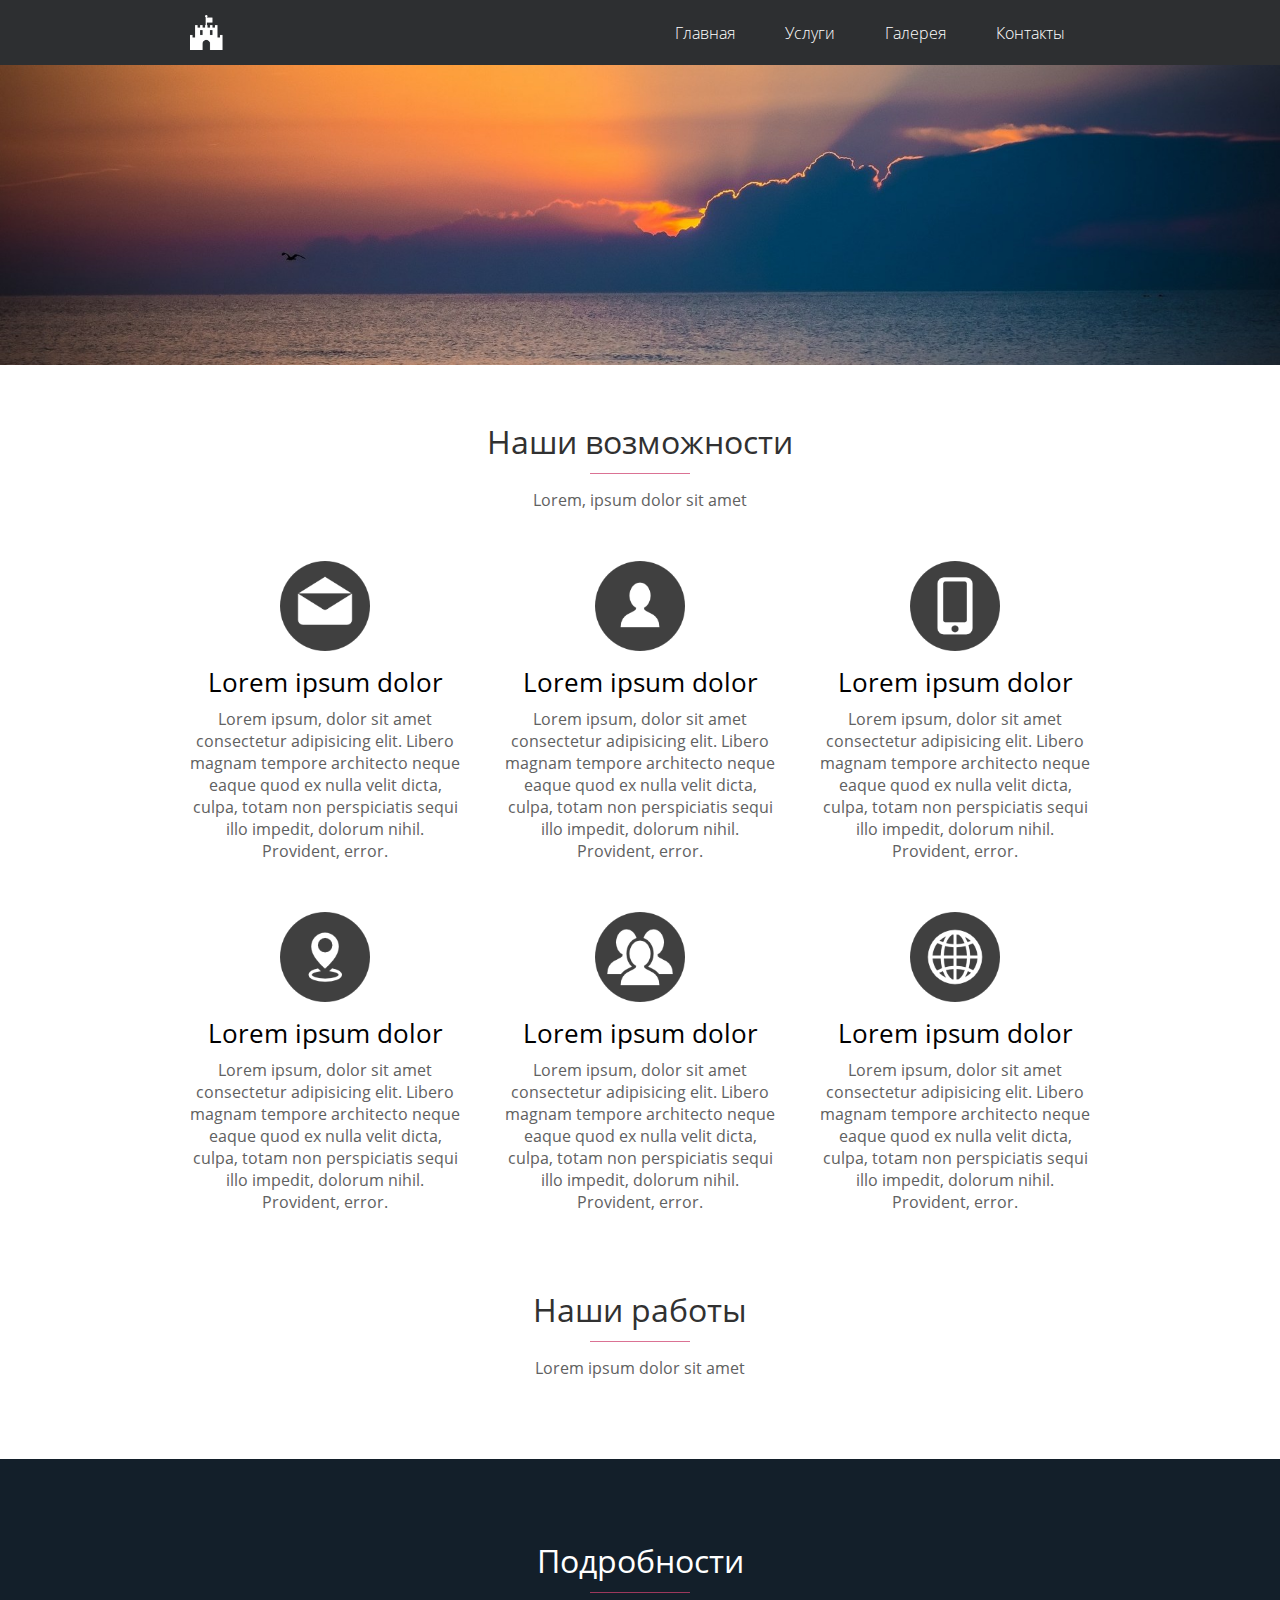
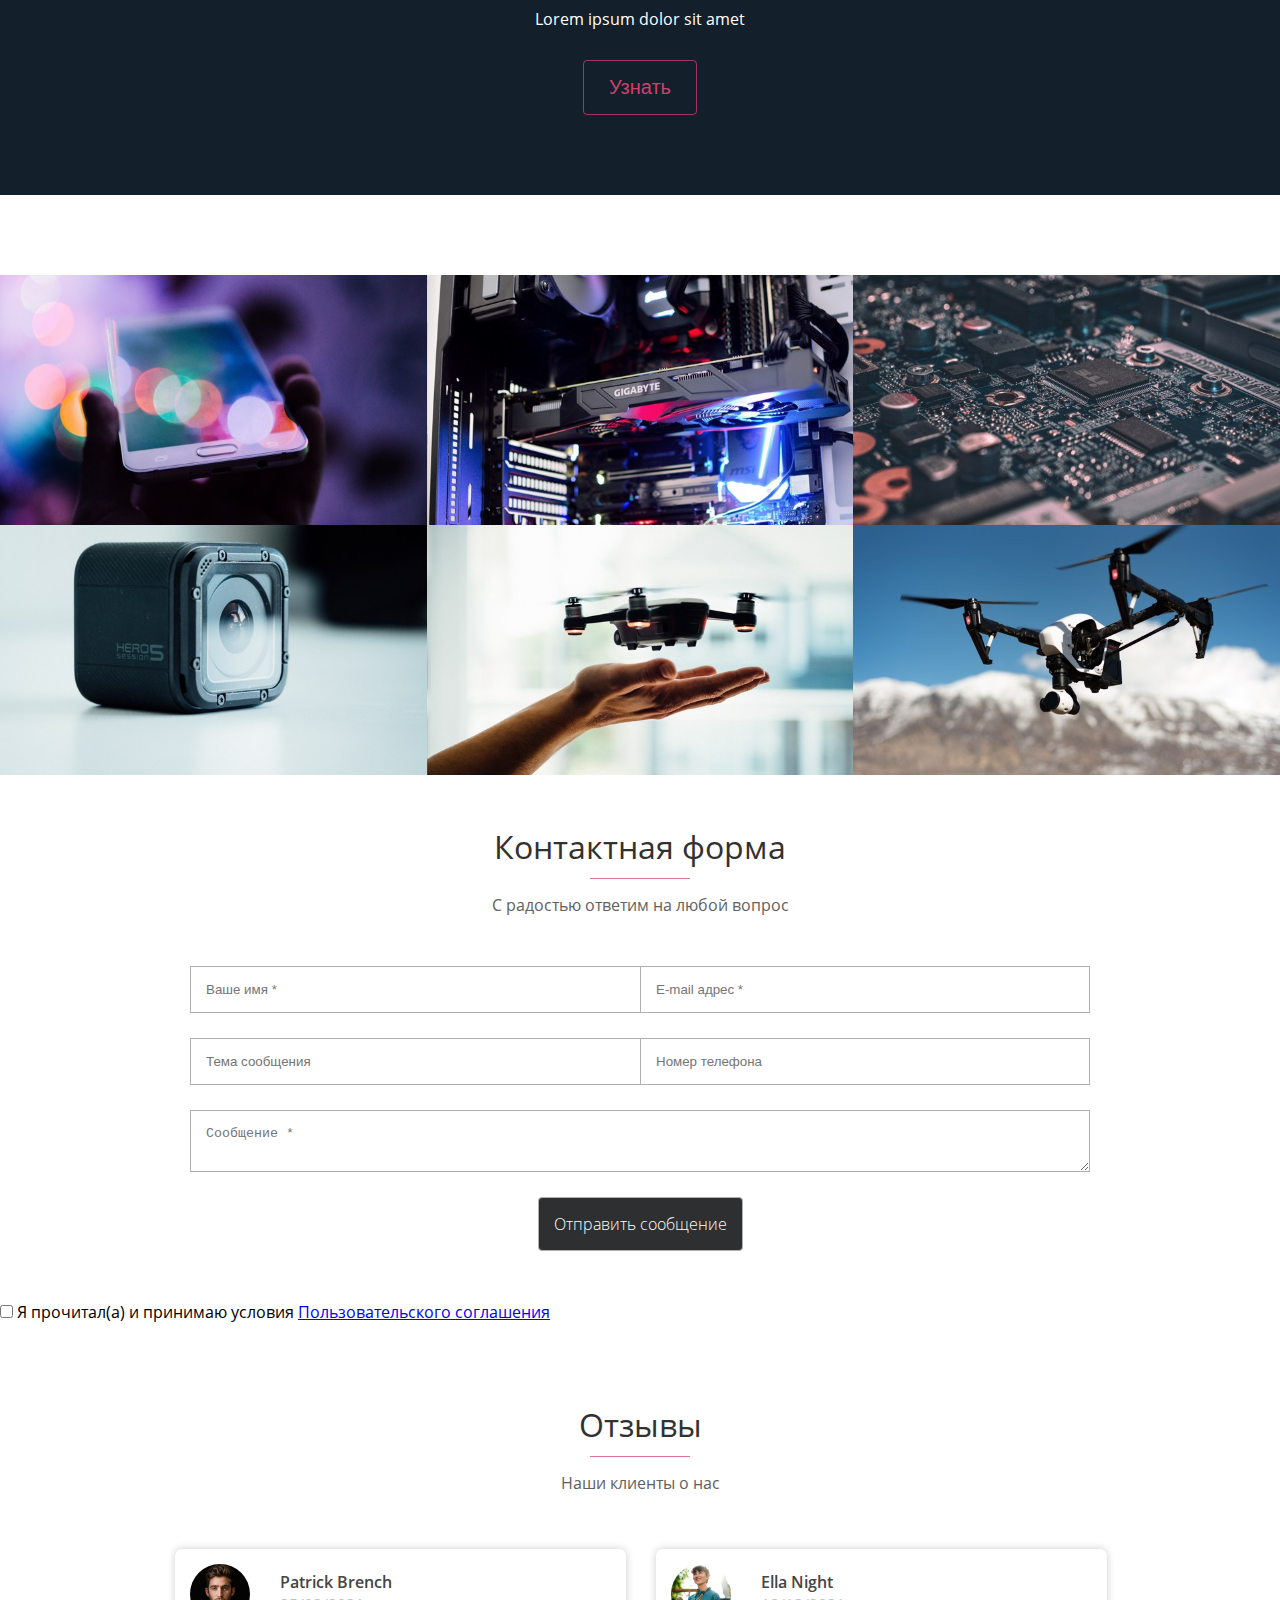
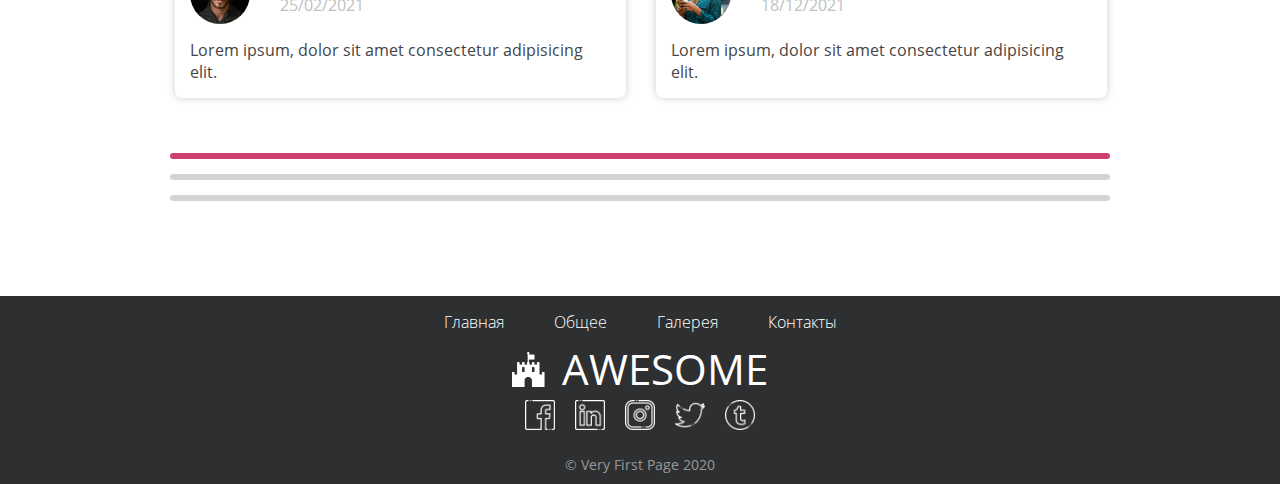
<file: index.html>
<!DOCTYPE html>
<html lang="ru" dir="ltr">
    <head>
        <meta charset="utf-8">
        <meta name="viewport" content="width=device-width, initial-scale=1">
        <title>Моя первая страница</title>
        <link rel="stylesheet" type="text/css" href="css/style.css">
        <link rel="stylesheet" type="text/css" href="css/fonts.css">
        <link href="https://fonts.googleapis.com/css?family=Roboto:300,OpenSans-Light, Helvetica, Arial, sans-serif">
        <script src="https://code.jquery.com/jquery-3.5.1.min.js"></script>
        <script src="js/script.js"></script>
        <script src="js/popup.js"></script>
    </head>
    <body>
        <header>
            <nav id="myTopnav">
                <img src="img/fort-icon.png" alt="Логотип сайта">
                <ul class="menu">
                    <li><a href="index.html" class="menu-element" data-link="top" title="На главную">Главная</a></li>
                    <li><a href="#services" class="menu-element" data-link="services" title="Об услугах">Услуги</a></li>
                    <li><a href="#portfolio" class="menu-element" data-link="portfolio" title="Фотогалерея">Галерея</a></li>
                    <li><a href="contacts.html" class="menu-element" title="Контактные данные">Контакты</a></li>
                </ul>
                <div id="hamburger" class="icon">&#9776;</div>
            </nav>
        </header>
        <main>
            <section id="top">
                <img class="top-image" src="img/04.jpg" alt="Обложка страницы">
            </section>
            <section class="services" id="services"> 
                <h1 class="main-title">Наши возможности</h1>
                <div class="delimiter"></div>
                <p class="main-title-description">Lorem, ipsum dolor sit amet</p>
                <div class="services-container">
                    <div class="container-row">
                        <div class="row-item">
                            <img class="item-img" src="img/icon-1.png" alt="">
                            <h2>Lorem ipsum dolor</h2>
                            <p>Lorem ipsum, dolor sit amet consectetur adipisicing elit. Libero magnam tempore architecto neque eaque quod ex nulla velit dicta, culpa, totam non perspiciatis sequi illo impedit, dolorum nihil. Provident, error.</p>
                        </div>
                        <div class="row-item">
                            <img class="item-img" src="img/icon-2.png" alt="">
                            <h2>Lorem ipsum dolor</h2>
                            <p>Lorem ipsum, dolor sit amet consectetur adipisicing elit. Libero magnam tempore architecto neque eaque quod ex nulla velit dicta, culpa, totam non perspiciatis sequi illo impedit, dolorum nihil. Provident, error.</p>
                        </div>
                        <div class="row-item">
                            <img class="item-img" src="img/icon-3.png" alt="">
                            <h2>Lorem ipsum dolor</h2>
                            <p>Lorem ipsum, dolor sit amet consectetur adipisicing elit. Libero magnam tempore architecto neque eaque quod ex nulla velit dicta, culpa, totam non perspiciatis sequi illo impedit, dolorum nihil. Provident, error.</p>
                        </div>
                        <div class="row-item">
                            <img class="item-img" src="img/icon-4.png" alt="">
                            <h2>Lorem ipsum dolor</h2>
                            <p>Lorem ipsum, dolor sit amet consectetur adipisicing elit. Libero magnam tempore architecto neque eaque quod ex nulla velit dicta, culpa, totam non perspiciatis sequi illo impedit, dolorum nihil. Provident, error.</p>
                        </div>
                        <div class="row-item">
                            <img class="item-img" src="img/icon-5.png" alt="">
                            <h2>Lorem ipsum dolor</h2>
                            <p>Lorem ipsum, dolor sit amet consectetur adipisicing elit. Libero magnam tempore architecto neque eaque quod ex nulla velit dicta, culpa, totam non perspiciatis sequi illo impedit, dolorum nihil. Provident, error.</p>
                        </div>
                        <div class="row-item">
                            <img class="item-img" src="img/icon-6.png" alt="">
                            <h2>Lorem ipsum dolor</h2>
                            <p>Lorem ipsum, dolor sit amet consectetur adipisicing elit. Libero magnam tempore architecto neque eaque quod ex nulla velit dicta, culpa, totam non perspiciatis sequi illo impedit, dolorum nihil. Provident, error.</p>
                        </div>
                    </div>
                </div>
            </section>
            <section class="portfolio" id="portfolio">
                <h2 class="main-title">Наши работы</h2>
                <div class="delimiter"></div>
                <p class="main-title-description">Lorem ipsum dolor sit amet</p>

            <section class="overlay">
                <div class="black-back">
                    <h2 class="main-title">Подробности</h2>
                    <div class="delimiter"></div>
                <p class="main-title-description">Lorem ipsum dolor sit amet</p>
                <button class="common-button" type="button" name="button">Узнать</button>
            </div>
            </section>
            <section class="portfolio-container">
            <div class="portfolio-item" style="background-image: url('img/img14.jpg');" data-src="img/img14.jpg">
                <div class="description-container">
                    <p class="portfolio-title">Lorum dolorum</p>
                    <p class="portfolio-description">
                        Lorem ipsum dolor, sit amet consectetur adipisicing elit.
                    </p>
                </div>
            </div>
            <div class="portfolio-item" style="background-image: url('img/img13.jpg');" data-src="img/img13.jpg">
                <div class="description-container">
                    <p class="portfolio-title">Lorum dolorum</p>
                    <p class="portfolio-description">
                        Lorem ipsum dolor, sit amet consectetur adipisicing elit.
                    </p>
                </div>
            </div>
            <div class="portfolio-item" style="background-image: url('img/img12.jpg');" data-src="img/img12.jpg">
                <div class="description-container">
                    <p class="portfolio-title">Lorum dolorum</p>
                    <p class="portfolio-description">
                        Lorem ipsum dolor, sit amet consectetur adipisicing elit.
                    </p>
                </div>
            </div>
            <div class="portfolio-item" style="background-image: url('img/img11.jpg');" data-src="img/img11.jpg">
                <div class="description-container">
                    <p class="portfolio-title">Lorum dolorum</p>
                    <p class="portfolio-description">
                        Lorem ipsum dolor, sit amet consectetur adipisicing elit.
                    </p>
                </div>
            </div>
            <div class="portfolio-item" style="background-image: url('img/img10.jpg');" data-src="img/img10.jpg">
                <div class="description-container">
                    <p class="portfolio-title">Lorum dolorum</p>
                    <p class="portfolio-description">
                        Lorem ipsum dolor, sit amet consectetur adipisicing elit.
                    </p>
                </div>
            </div>
            <div class="portfolio-item" style="background-image: url('img/img09.jpg');" data-src="img/img09.jpg">
                <div class="description-container">
                    <p class="portfolio-title">Lorum dolorum</p>
                    <p class="portfolio-description">
                        Lorem ipsum dolor, sit amet consectetur adipisicing elit.
                    </p>
                </div>
            </div>
        </section>
            </section>
        <section class="contact" id="contact">
            <h2 class="main-title">Контактная форма</h2>
            <div class="delimiter"></div>
            <p class="main-title-description">С радостью ответим на любой вопрос</p>
            <form id="contactform" method="post" action="contact.php" class="contact-form">
                <input name="name" type="text" class="col" placeholder="Ваше имя *" required>
                <input name="email" type="email" class="col" placeholder="E-mail адрес *" required>
                <input name="theme" type="text" class="col" placeholder="Тема сообщения">
                <input name="phone" type="tel" class="col" placeholder="Номер телефона">
                <textarea name="comment" class="row-col" placeholder="Сообщение *" required></textarea>
                <input type="submit" id="submit" class="submit btn" value="Отправить сообщение">
            </form>
            <span class="row-col check">
                <input id="accept" type="checkbox" class="" required>
                <label for="accept">Я прочитал(а) и принимаю условия
                    <a href="#">Пользовательского соглашения</a></label>
            </span>
        </section>
        <section class="testimonials">
            <h1 class="main-title">Отзывы</h1>
            <div class="delimiter"></div>
            <p class="main-title-description">Наши клиенты о нас</p>
            <div class="testimonials-container">
                <div class="testimonials-inner">
                    <div class="testimonials-card">
                        <div class="card-row">
                            <img class="card-img" src="img/testimonials/3.jpg" alt="">
                            <div class="card-head">
                                <h4>Patrick Brench</h4>
                                <span>25/02/2021</span>
                            </div>
                        </div>
                        <p>Lorem ipsum, dolor sit amet consectetur adipisicing elit.</p>
                    </div>
                    <div class="testimonials-card">
                        <div class="card-row">
                            <img class="card-img" src="img/testimonials/1.jpg" alt="">
                            <div class="card-head">
                                <h4>Ella Night</h4>
                                <span>18/12/2021</span>
                            </div>
                        </div>
                        <p>Lorem ipsum, dolor sit amet consectetur adipisicing elit.</p>
                    </div>
                    <div class="testimonials-card">
                        <div class="card-row">
                            <img class="card-img" src="img/testimonials/2.jpg" alt="">
                            <div class="card-head">
                                <h4>Mike Chest</h4>
                                <span>15/08/2021</span>
                            </div>
                        </div>
                        <p>Lorem ipsum, dolor sit amet consectetur adipisicing elit.</p>
                    </div>
                    <div class="testimonials-card">
                        <div class="card-row">
                            <img class="card-img" src="img/testimonials/4.jpg" alt="">
                            <div class="card-head">
                                <h4>Violla Bert</h4>
                                <span>05/01/2021</span>
                            </div>
                        </div>
                        <p>Lorem ipsum, dolor sit amet consectetur adipisicing elit.</p>
                    </div>
                    <div class="testimonials-card">
                        <div class="card-row">
                            <img class="card-img" src="img/testimonials/5.jpg" alt="">
                            <div class="card-head">
                                <h4>Benteke Ice</h4>
                                <span>09/09/2021</span>
                            </div>
                        </div>
                        <p>Lorem ipsum, dolor sit amet consectetur adipisicing elit.</p>
                    </div>
                    <div class="testimonials-card">
                        <div class="card-row">
                            <img class="card-img" src="img/testimonials/6.jpg" alt="">
                            <div class="card-head">
                                <h4>Santa West</h4>
                                <span>05/10/2021</span>
                            </div>
                        </div>
                        <p>Lorem ipsum, dolor sit amet consectetur adipisicing elit.</p>
                    </div>
                </div>
                <div class="testimonials-controls">
                    <div class="control-item active"></div>
                    <div class="control-item"></div>
                    <div class="control-item"></div>
                </div>
            </div>
        </section>
        </main>
        <footer>
            <nav>
                <ul>
                    <li><a href="index.html" class="menu-element" data-link="top" title="На главную">Главная</a></li>
                    <li><a href="#services" class="menu-element" data-link="services" title="Общая информация">Общее</a></li>
                    <li><a href="#portfolio" class="menu-element" data-link="portfolio" title="Фотогалерея">Галерея</a></li>
                    <li><a href="contacts.html" class="menu-element" title="Контактная информация">Контакты</a></li>
                </ul>
            </nav>
            <div class="brand">
                <img src="img/fort-icon.png" alt="Логотип сайта">
                <span>AWESOME</span>
            </div>
            <div class="social">
                <a href="#" title="Facebook" target="_blank">
                    <img class="social-img" src="img/001-facebook.png" alt="Facebook">
                </a>
                <a href="#" title="LinkedIn" target="_blank">
                    <img class="social-img" src="img/004-linkedin.png" alt="LinkedIn">
                </a>
                <a href="#" title="Instagram" target="_blank">
                    <img class="social-img" src="img/005-instagram.png" alt="Instagram">
                </a>
                <a href="#" title="Twitter" target="_blank">
                    <img class="social-img" src="img/007-twitter.png" alt="Twitter">
                </a>
                <a href="#" title="Tumblr" target="_blank">
                    <img class="social-img" src="img/010-tumblr.png" alt="Tumblr">
                </a>
            </div>
            <div class="copyright">© Very First Page 2020</div>
        </footer>
    </body>
</html>
</file>
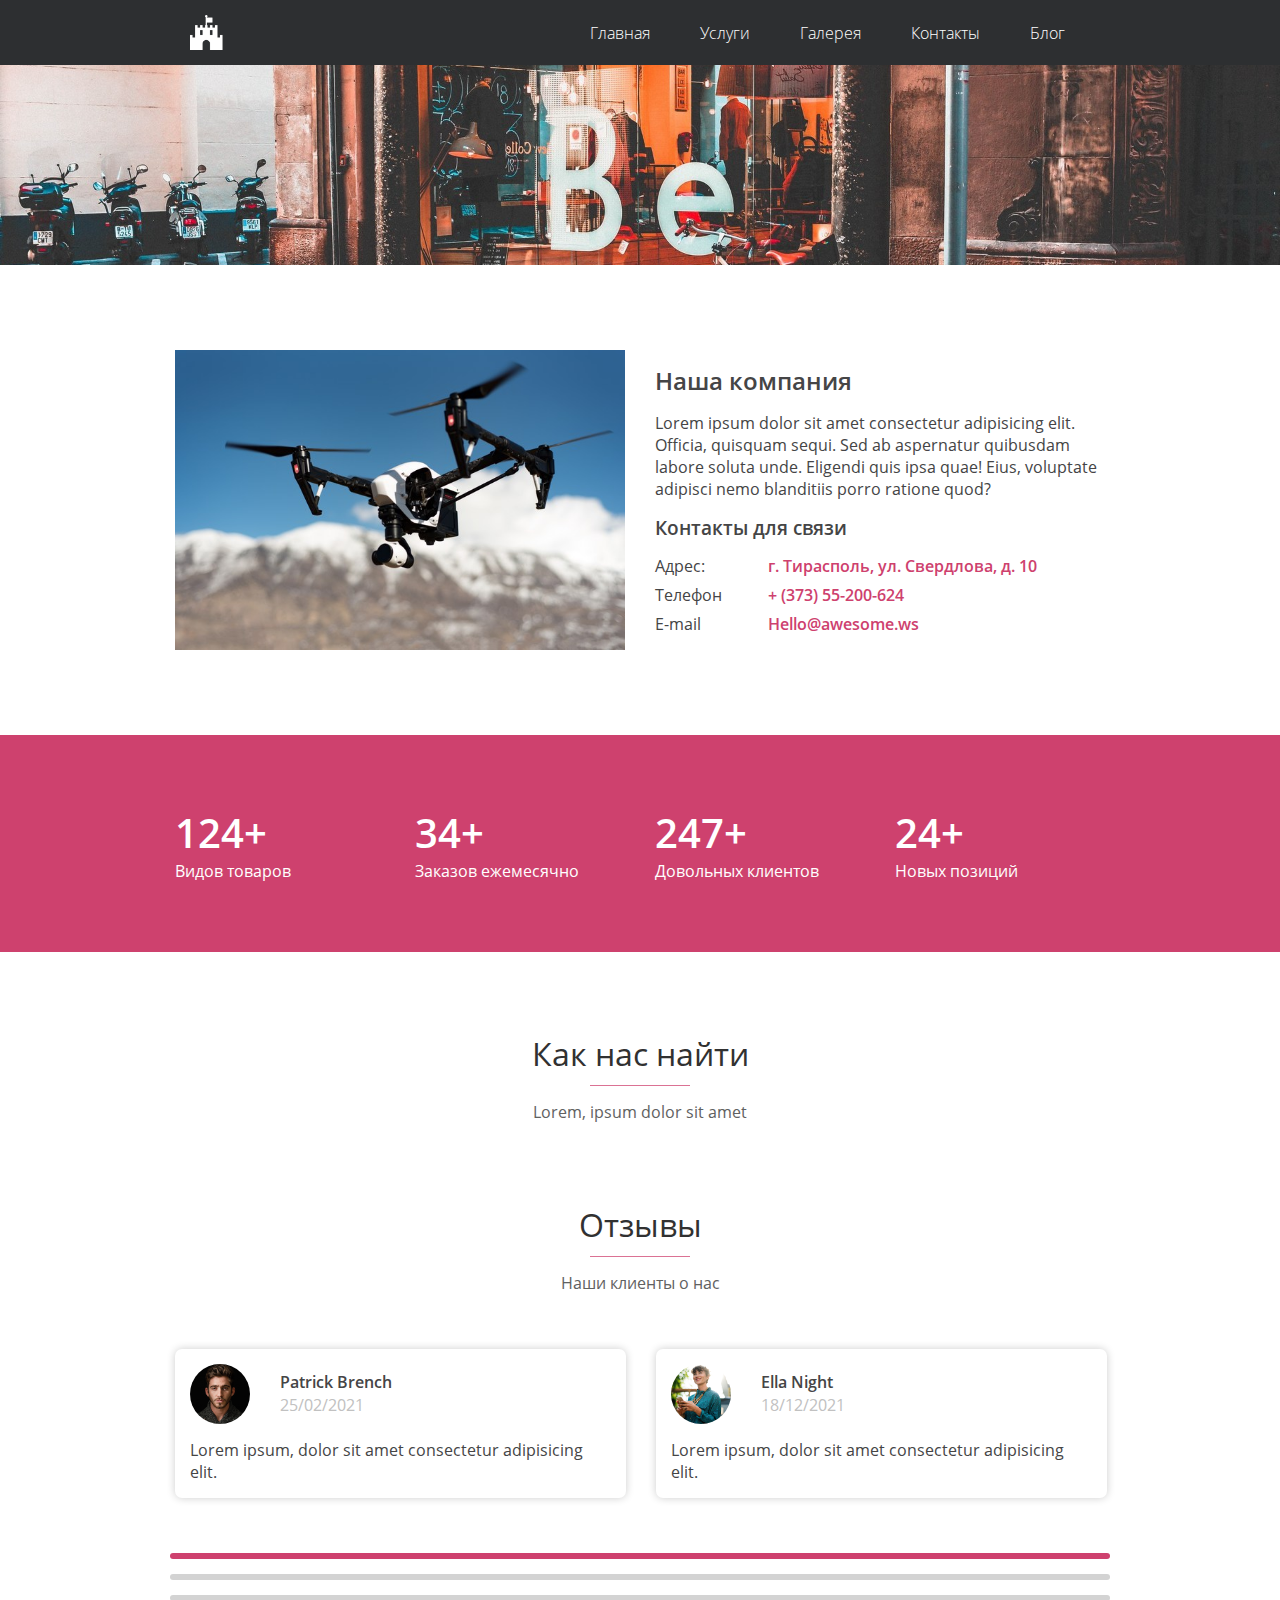
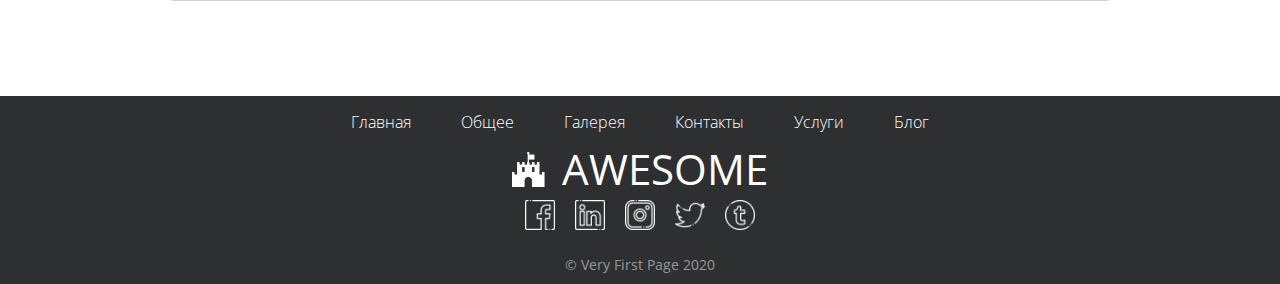
<file: contacts.html>
<!DOCTYPE html>
<html lang="ru" dir="ltr">
    <head>
        <meta charset="utf-8">
        <meta name="viewport" content="width=device-width, initial-scale=1">
        <title>Моя первая страница</title>
        <link rel="stylesheet" type="text/css" href="css/style.css">
        <link rel="stylesheet" type="text/css" href="css/fonts.css">
        <link href="https://fonts.googleapis.com/css?family=Roboto:300,OpenSans-Light, Helvetica, Arial, sans-serif">
        <script src="https://code.jquery.com/jquery-3.5.1.min.js"></script>
        <script src="js/script.js"></script>
        <script src="js/popup.js"></script>
        <script src="js/counter.js"></script>
    </head>
    <body>
        <header>
            <nav id="myTopnav">
                <img src="img/fort-icon.png" alt="Логотип сайта">
                <ul class="menu">
                    <li><a href="index.html" class="menu-element" data-link="top" title="На главную">Главная</a></li>
                    <li><a href="#services" class="menu-element" data-link="services" title="Об услугах">Услуги</a></li>
                    <li><a href="#portfolio" class="menu-element" data-link="portfolio" title="Фотогалерея">Галерея</a></li>
                    <li><a href="contacts.html" class="menu-element" title="Контактные данные">Контакты</a></li>
                    <li><a href="blog.html" class="menu-element" title="Блог сайта">Блог</a></li>
                </ul>
                <div id="hamburger" class="icon">&#9776;</div>
            </nav>
        </header>
        <main>
            <section id="top">
                <img class="top-image top-image-sub" src="img/01.jpg" alt="Обложка страницы">
            </section>
            <section class="about-us">
                <div class="about-container">
                    <div class="about-row">
                        <div class="about-column">
                            <div class="content-left">
                                <img src="img/img09.jpg" alt="О нас">
                            </div>
                        </div>
                        <div class="about-column">
                            <div class="content-right">
                                <h2>Наша компания</h2>
                                <p>Lorem ipsum dolor sit amet consectetur adipisicing elit. Officia, quisquam sequi. Sed ab aspernatur quibusdam labore soluta unde. Eligendi quis ipsa quae! Eius, voluptate adipisci nemo blanditiis porro ratione quod?</p>
                                <h3>Контакты для связи</h3>
                                <div class="about-contact">
                                    <span>Адрес:</span>
                                    <span>г. Тирасполь, ул. Свердлова, д. 10</span>
                                </div>
                                <div class="about-contact">
                                    <span>Телефон</span>
                                    <span>+ (373) 55-200-624</span>
                                </div>
                                <div class="about-contact">
                                    <span>E-mail</span>
                                    <span>Hello@awesome.ws</span>
                                </div>
                            </div>
                        </div>
                    </div>
                </div>
            </section>
            <section class="our-achievement">
                <div class="achievement-container">
                    <div class="achievement-row">
                        <div class="achievement-column">
                            <div class="single-achievement">
                                <h3 class="counter">
                                    <span id="secondo1" class="countup" data-end="1250">1250 </span>+
                                </h3>
                                <p>Видов товаров</p>
                            </div>
                        </div>
                        <div class="achievement-column">
                            <div class="single-achievement">
                                <h3 class="counter">
                                    <span id="secondo2" class="countup" data-end="350">350 </span>+
                                </h3>
                                <p>Заказов ежемесячно</p>
                            </div>
                        </div>
                        <div class="achievement-column">
                            <div class="single-achievement">
                                <h3 class="counter">
                                    <span id="secondo3" class="countup" data-end="2500">2500 </span>+
                                </h3>
                                <p>Довольных клиентов</p>
                            </div>
                        </div>
                        <div class="achievement-column">
                            <div class="single-achievement">
                                <h3 class="counter">
                                  <span id="secondo3" class="countup" data-end="250">250 </span>+
                                </h3>
                                <p>Новых позиций</p>
                            </div>
                        </div>
                    </div>
            </div>
            </section>
            <section class="map" id="map">
                <h1 class="main-title">Как нас найти</h1>
                <div class="delimiter"></div>
                <p class="main-title-description">Lorem, ipsum dolor sit amet</p>
                <script type="text/javascript" charset="utf-8" async src="https://api-maps.yandex.ru/services/constructor/1.0/js/?um=constructor%3A353e30664b3c5f36019afba1d8417b1a1979d1f6dbaa9be8c9aef86907fbecd3&amp;width=100%25&amp;height=500&amp;lang=ru_RU&amp;scroll=true"></script>
            </section>
            <section class="testimonials">
                <h1 class="main-title">Отзывы</h1>
                <div class="delimiter"></div>
                <p class="main-title-description">Наши клиенты о нас</p>
                <div class="testimonials-container">
                    <div class="testimonials-inner">
                        <div class="testimonials-card">
                            <div class="card-row">
                                <img class="card-img" src="img/testimonials/3.jpg" alt="">
                                <div class="card-head">
                                    <h4>Patrick Brench</h4>
                                    <span>25/02/2021</span>
                                </div>
                            </div>
                            <p>Lorem ipsum, dolor sit amet consectetur adipisicing elit.</p>
                        </div>
                        <div class="testimonials-card">
                            <div class="card-row">
                                <img class="card-img" src="img/testimonials/1.jpg" alt="">
                                <div class="card-head">
                                    <h4>Ella Night</h4>
                                    <span>18/12/2021</span>
                                </div>
                            </div>
                            <p>Lorem ipsum, dolor sit amet consectetur adipisicing elit.</p>
                        </div>
                        <div class="testimonials-card">
                            <div class="card-row">
                                <img class="card-img" src="img/testimonials/2.jpg" alt="">
                                <div class="card-head">
                                    <h4>Mike Chest</h4>
                                    <span>15/08/2021</span>
                                </div>
                            </div>
                            <p>Lorem ipsum, dolor sit amet consectetur adipisicing elit.</p>
                        </div>
                        <div class="testimonials-card">
                            <div class="card-row">
                                <img class="card-img" src="img/testimonials/4.jpg" alt="">
                                <div class="card-head">
                                    <h4>Violla Bert</h4>
                                    <span>05/01/2021</span>
                                </div>
                            </div>
                            <p>Lorem ipsum, dolor sit amet consectetur adipisicing elit.</p>
                        </div>
                        <div class="testimonials-card">
                            <div class="card-row">
                                <img class="card-img" src="img/testimonials/5.jpg" alt="">
                                <div class="card-head">
                                    <h4>Benteke Ice</h4>
                                    <span>09/09/2021</span>
                                </div>
                            </div>
                            <p>Lorem ipsum, dolor sit amet consectetur adipisicing elit.</p>
                        </div>
                        <div class="testimonials-card">
                            <div class="card-row">
                                <img class="card-img" src="img/testimonials/6.jpg" alt="">
                                <div class="card-head">
                                    <h4>Santa West</h4>
                                    <span>05/10/2021</span>
                                </div>
                            </div>
                            <p>Lorem ipsum, dolor sit amet consectetur adipisicing elit.</p>
                        </div>
                    </div>
                    <div class="testimonials-controls">
                        <div class="control-item active"></div>
                        <div class="control-item"></div>
                        <div class="control-item"></div>
                    </div>
                </div>
            </section>
        </main>
        <footer>
            <nav>
                <ul>
                    <li><a href="index.html" data-link="top" title="На главную">Главная</a></li>
                    <li><a href="#services" class="menu-element" data-link="services" title="Общая информация">Общее</a></li>
                    <li><a href="#portfolio" class="menu-element" data-link="portfolio" title="Фотогалерея">Галерея</a></li>
                    <li><a href="#contact" class="menu-element" title="Контактная информация">Контакты</a></li>
                    <li><a href="services.html" class="menu-element" title="Услуги">Услуги</a></li>
                    <li><a href="blog.html" class="menu-element" title="Блог сайта">Блог</a></li>
                </ul>
            </nav>
            <div class="brand">
                <img src="img/fort-icon.png" alt="Логотип сайта">
                <span>AWESOME</span>
            </div>
            <div class="social">
                <a href="#" title="Facebook" target="_blank">
                    <img class="social-img" src="img/001-facebook.png" alt="Facebook">
                </a>
                <a href="#" title="LinkedIn" target="_blank">
                    <img class="social-img" src="img/004-linkedin.png" alt="LinkedIn">
                </a>
                <a href="#" title="Instagram" target="_blank">
                    <img class="social-img" src="img/005-instagram.png" alt="Instagram">
                </a>
                <a href="#" title="Twitter" target="_blank">
                    <img class="social-img" src="img/007-twitter.png" alt="Twitter">
                </a>
                <a href="#" title="Tumblr" target="_blank">
                    <img class="social-img" src="img/010-tumblr.png" alt="Tumblr">
                </a>
            </div>
            <div class="copyright">© Very First Page 2020</div>
        </footer>
    </body>
</html>
</file>
<file: css/style.css>
* {
    margin: 0;
    padding: 0;
    box-sizing: border-box;
}
body {
    font-family: "OpenSans-Light", Helvetica, Arial, sans-serif;
}
header {
    background: #2d2f31;
    position: sticky;
    top: 0;
    z-index: 1;
}
header nav,
footer nav {
    display: flex;
    justify-content:space-between;
    max-width: 960px;
    margin: auto;
    padding: 0 30px;
}
header ul,
footer ul {
    font-family: "Roboto","OpenSans-Light", Helvetica, Arial, sans-serif;
    font-weight: 300;
    display: flex;
    justify-content: flex-end;
    align-items: center;
    flex: 1;
}
header li,
footer li {
    display: inline-block;
    padding: 15px 25px;
    color: #ffffff;
}
header nav img {
    width: 35px;
    padding: 15px 0;
}
header nav a,
footer nav a {
    color: #ffffff;
    text-decoration: none;
    border-bottom: 1px solid transparent;
    transition: border 250ms ease-in-out;
}
header nav a:hover,
footer nav a:hover {
    border-bottom: 1px solid #ffffff;
}
.top-image { width: 100%;}
.top-image-sub {
    height: 200px;
    object-fit: cover;
}
.services {
    text-align: center;
    margin: 50px 0;
}
.main-title {
    text-align: center;
    font-size: 32px;
    font-weight: 400;
    color: #313131;
}
.delimiter {
    width: 100px;
    margin: 10px auto 15px;
    height: 1px;
    background: rgba(206, 65, 110, 0.74);
}
.main-title-description {
    color: #616161;
    text-align: center;
}
.services p {
    color: #616161;
}
.services-container {
    margin: 25px 0;
    display: flex;
    justify-content: center;
}
.container-row {
    text-align: center;
    max-width: 960px;
    margin: 0 auto;
    display: flex;
    justify-content: space-between;
    flex-wrap: wrap;
    padding: 0 30px;
}
.row-item {
    width: 30%;
    margin: 25px 0;
}
.row-item img {
    width: 90px;
    opacity: 0.75;
}
.row-item h2 {
    font-weight: 400;
    font-size: 26px;
    margin: 8px 0;
}
@media screen and (max-width: 992px){
    header ul {
        position: absolute;
        left: 0;
        right: 0;
        background: #2d2f31;
        height: 0px;
        top: 57px;
        transition: all 250ms ease-in-out;
        flex-direction: column;
    }
    .responsive ul {
        height: 200px;
    }
    .responsive li {
        display: inline-block;
    }
    header nav li {
        display: none;
        padding: 15px 0;
    }
    .row-item {
        width: 45%;
    }
    .icon {
        display: flex;
        margin: auto 0;
        color: white;
        padding: 5px 10px;
        cursor: pointer;
        border: 1px solid white;
        border-radius: 4px;
        font-size: 20px;
    }
    nav li {
        display: none;
        padding: 15px 0;
    }
    .portfolio-item {
        width: 50%;
    }
    .testimonials {
        margin: 80px 0;
    }
    .testimonials-container {
        max-width: 760px;
    }
    .testimonials-card {
        width: 350px;
    }

    /*contacts.html*/
    .about-container {
        max-width: 450px;
    }
    .about-row {
        flex-direction: column;
    }
    .about-column {
        width: 100%;
    }
    .content-left {
        margin-bottom: 25px;
    }
    .achievement-container {
        max-width: 450px;
    }
    .achievement-row {
        flex-direction: column;
        padding: 40px 0;
    }
    .achievement-column {
        width: 100%;
    }
    .single-achiement {
        margin: 20px 0;
    }
    .counter {
        font-size: 32px;
    }
}
@media  screen and (max-width: 768px) {
    .container-row {
        flex-direction: column;
    }
    .row-item {
        width: unset;
    }
    .testimonials-container {
        max-width: 550px;
    }
    .testimonials-card {
        width: 250px;
    }
}
@media screen and (max-width: 576px) {
    .portfolio-item { width: 100%;}
    .contact-form .col:nth-child(odd) {
        border: 1px solid #afafaf;
    }
    .contact-form .col {
        width: 100%;
        margin-bottom: 15px;
    }
    .contact-form .submit {
        font-size: 14px;
    }
    .testimonials-container {
        max-width: 100%;
        padding: 0 15px;
    }
    .testimonials-inner {
        transform: translateX(0px) !important;
        flex-direction: column;
    }
    .testimonials-card {
        width: auto;
    }
    .testimonials-controls {
        display: none;
    }
}
.icon {
    display: none;
}
.portfolio-container {
    margin: 50px 0;
    display: flex;
    flex-wrap: wrap;
}
.portfolio-item {
    background-size: cover;
    background-position: center;
    width: 33.33%;
    height: 250px;
    display: flex;
    align-items: center;
    cursor: pointer;
}
.description-container {
    padding: 45px;
    display: flex;
    flex-direction: column;
    justify-content: center;
    text-align: center;
    opacity: 0;
    height: 0;
    background: #2d2f31;
    transition: all 250ms ease-in-out;
}
.portfolio-item:hover .description-container{
    opacity: 0.8;
    height: 100%;
}
.portfolio-title, 
.portfolio-description {
    color: white;
}
.portfolio-title {
    font-weight: 400;
    font-size: 22px;
    margin-bottom: 5px;
}
.overlay {
    margin: 80px 0;
    padding: 80px 30px;
    background: #2d2f31 url('../img/02.jpg') no-repeat;
    background-size: cover;
    text-align: center;
    background-attachment: fixed;
    position: relative;
    z-index: 1;
}
.overlay::before {
    position: absolute;
    top: 0;
    left: 0;
    width: 100%;
    height: 100%;
    background: #081828;
    content: "";
    transition: all .4s ease;
    opacity: .7;
    z-index: -1;
}
.common-button {
    border: 1px solid #2d2f31;
    background-color: transparent;
    padding: 15px 25px;
    border-radius: 4px;
    color: #2d2f31;
    font-size: 20px;
    cursor: pointer;
    margin-top: 30px;
    transition: all 250ms ease;
}
.common-button:hover {
    color: #ffffff;
    background-color: #2d2f31;
}
.black-back .common-button {
    border-color: rgba(206, 65, 110, 0.74);
    color: #ce416e;
}
.black-back .common-button:hover {
    color: #ffffff;
    background-color: rgba(206, 65, 110, 0.74);
}
.black-back .main-title {
    color: #ffffff;
}
.black-back .main-title-description {
    color: #ffffff;
}
.contact-form {
    max-width: 960px;
    padding: 0 30px;
    margin: 50px auto;
    display: flex;
    justify-content: space-around;
    flex-wrap: wrap;
}
.contact-form .col {
    width: 50%;
    margin-bottom: 25px;
}
.contact-form .col:nth-child(odd) {
    border-right: none;
}
.contact-form .row-col {
    width: 100%;
    margin-bottom: 25px;
}
.contact-form input,
.contact-form textarea {
    border: 1px solid #afafaf;
    padding: 15px;
}
.contact-form .submit {
    background: #2d2f31;
    color: #ffffff;
    font-size: 16px;
    font-weight: 300;
    font-family: inherit;
    border-radius: 4px;
    cursor: pointer;
    transition: all 250ms ease-in-out;
}
.contact-form .submit:hover {
    background: #4c4c4c;
}
.contact-form .submit:active {
    background: #2c3b4a;
}
.contact-form .check {
    color: #616161;
    text-align: center;
}
.contact-form .check a {
    color: #ce416e;
}
footer {
    background: #2d2f31;
    padding-bottom: 10px;
}
.brand {
    display: flex;
    justify-content: center;
    align-items: center;
}
.brand span {
    font-size: 42px;
    font-weight: 400;
    color: white;
    font-family: "Roboto", "OpenSans-Light", Helvetica, Arial, sans-serif;
    line-height: 1;
    margin-left: 15px;
}
.brand img {
    width: 35px;
}
.social {
    display: flex;
    justify-content: center;
}
.social a {
    margin: 10px;
}
.social img {
    width: 30px;
}
.copyright {
    font-size: 14px;
    margin-top: 10px;
    text-align: center;
    color: rgba(255, 255, 255, 0.5);
}
footer ul {
    justify-content: center;
}
.popup-container {
    position: fixed;
    z-index: 2;
    background: rgba(0, 0, 0, 0.5);
    top: 0;
    right: 0;
    bottom: -1500px;
    left: 0;
    display: flex;
    justify-content: center;
    align-items: center;
    transition: all 250ms ease;
}
.popup-container.ready {
    background: rgba(0, 0, 0, 0.5);
    bottom: 0;
}
.popup {
    background: white;
    border-radius: 10px;
    padding: 15px 15px 35px;
    max-width: 75%;
    box-shadow: 0 0 0px 10px rgba(0, 0, 0, 0.5);
    cursor: pointer;
}
.testimonials {
    margin: 80px;
}
.testimonials-container {
    max-width: 960px;
    margin: auto;
    overflow: hidden;
}
.testimonials-inner {
    display: flex;
    padding: 40px 0 25px;
    transition: transform 350ms ease-in-out;
}
.testimonials-card {
    box-shadow: 0 0 8px rgba(0, 0, 0, 0.2);
    width: 47%;
    flex-shrink: 0;
    margin: 15px;
    border-radius: 7px;
    padding: 15px;
    color: #454546;
}
.card-img {
    width: 60px;
    border-radius: 50%;
    margin-right: 30px;
}
.card-row {
    display: flex;
    margin-bottom: 15px;
    align-items: center;
}
.card-head span {
    line-height: 1.5em;
    color: #c1c1c1;
}
.control-item {
    flex: 1;
    margin: 15px 10px;
    height: 6px;
    border-radius: 3px;
    transition: background-color 250ms ease;
    background: lightgray;
    cursor: pointer;
}
.control-item:hover {
    background-color: gray;
}
.control-item.active {
    cursor: default;
    background-color: #ce416e;
}


/*contacts.html*/
.about-us {
    color: #454546;
}
.about-container {
    max-width: 960px;
    margin: 80px auto;
}
.about-row {
    display: flex;
    align-items: center;
}
.about-column {
    width: 50%;
    padding: 0 15px;
}
.about-column img {
    width: 100%;
}
.about-us h2,
.about-us h3,
.about-us p {
    margin-bottom: 15px;
}
.about-contact {
    display: flex;
}
.about-contact span {
    margin-bottom: 7px;
}
.about-contact span:first-child {
    flex: 1;
}
.about-contact span:last-child {
    color: #ce416e;
    font-weight: 600;
    flex: 3;
}
.our-achievement {
    background-color: #ce416e;
}
.achievement-container {
    color: white;
    max-width: 960px;
    margin: 80px auto;
}
.achievement-row {
    display: flex;
    align-items: center;
    padding: 70px 0;
}
.achievement-column {
    width: 25%;
    padding: 0 15px;
}
.single-achiement {
    text-align: center;
}
.single-achiement p {
    font-size: 18px;
}
.counter {
    font-size: 40px;
    font-weight: 600;
}
.countup {
    display: inline-block;
}
.map {
    margin: 50px 0;
}
.map .main-title-description {
    margin-bottom: 30px;
}
</file>
<file: css/fonts.css>
@font-face {
  font-family: "OpenSans-Light";
  src: url("../fonts/OpenSans-Light.ttf") format("truetype");
  font-style: normal;
  font-weight: 300;
}

@font-face {
  font-family: "OpenSans-Light";
  src: url("../fonts/OpenSans-Regular.ttf") format("truetype");
  font-style: normal;
  font-weight: 400;
}

@font-face {
  font-family: "OpenSans-Light";
  src: url("../fonts/OpenSans-Semibold.ttf") format("truetype");
  font-style: normal;
  font-weight: 600;
}
</file>
